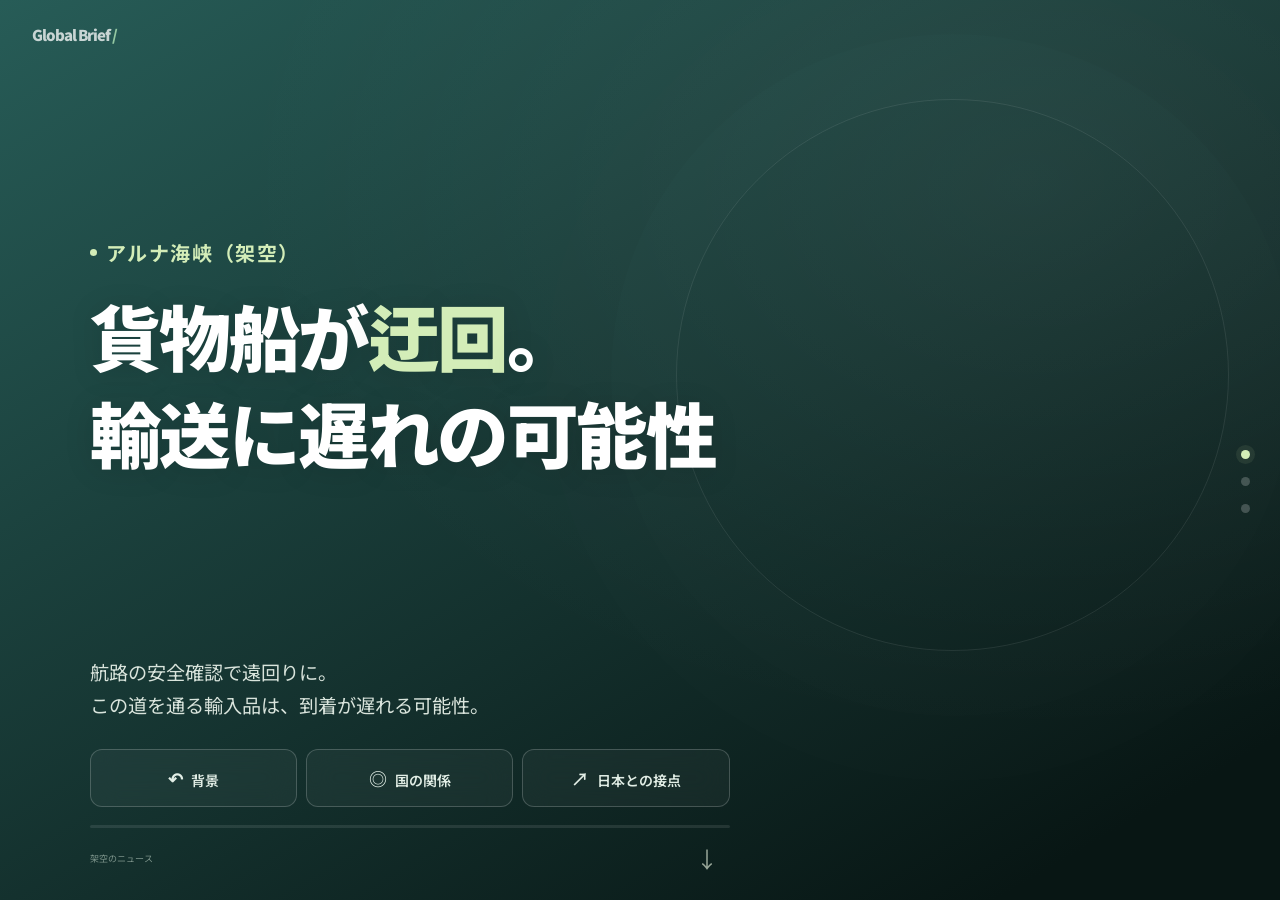
<file: templates/explore.html>
<!doctype html>
<html lang="ja">
<meta charset="utf-8"><meta name="viewport" content="width=device-width,initial-scale=1">
<title>Global Brief — 世界と、つながる。</title>
<style>
@import url('https://fonts.googleapis.com/css2?family=Noto+Sans+JP:wght@400;500;600;700;800;900&display=swap');
:root{font-family:'Noto Sans JP',sans-serif;color:#172d34;background:#edf0ed}*{box-sizing:border-box}body{margin:0}button,a{-webkit-tap-highlight-color:transparent}button{font:inherit;cursor:pointer}button:focus-visible,a:focus-visible{outline:3px solid #df683d;outline-offset:4px}.brand{position:fixed;left:5vw;top:36px;z-index:3;font-size:20px;font-weight:900;letter-spacing:-1px}.brand span{color:#e06a43}.intro{position:fixed;left:5vw;top:30%;width:235px}.intro .eyebrow{font-size:11px;letter-spacing:3px;color:#57746f}.intro h1{font-size:38px;line-height:1.6;letter-spacing:-2px}.intro p{font-size:13px;line-height:2;color:#60726e}.intro small{display:block;margin-top:36px;font-size:11px;color:#71817a}.rail{position:fixed;right:5vw;top:45%;display:grid;gap:18px}.dot{border:0;background:#c6d1ca;width:9px;height:9px;border-radius:50%;padding:0}.dot.active{background:#df683d;box-shadow:0 0 0 5px #df683d20}.feed{height:100dvh;overflow-y:auto;scroll-snap-type:y mandatory;scroll-behavior:smooth;margin-left:30%;width: min(560px,55vw);scrollbar-width:none}.feed::-webkit-scrollbar{display:none}.story{height:100dvh;scroll-snap-align:start;padding:24px 0;display:flex;align-items:center}.sheet{height:100%;max-height:900px;background:#fafbf7;border:1px solid #dbe1d7;border-radius:24px;overflow-y:auto;scrollbar-width:thin;position:relative;box-shadow:0 16px 60px #203b3020;width:100%}.hero{min-height:235px;padding:28px 30px;background:var(--bg);color:#fff;position:relative;overflow:hidden}.hero:after{content:'';position:absolute;width:250px;height:250px;border:1px solid #ffffff26;border-radius:50%;right:-70px;top:5px;box-shadow:0 0 0 35px #ffffff09,0 0 0 70px #ffffff06;pointer-events:none}.meta{display:flex;justify-content:space-between;position:relative;z-index:1;font-size:11px;letter-spacing:1px}.tag{border:1px solid #ffffff66;border-radius:30px;padding:5px 10px}.issue{opacity:.7;padding-top:5px}.hero h2{position:relative;z-index:1;font-size:29px;line-height:1.6;letter-spacing:-1px;max-width:400px;margin:24px 0 12px}.hero .sub{font-size:11px;opacity:.7;margin:0}.body{padding:22px 28px 18px}.label{font-size:10px;letter-spacing:2px;color:#678077;font-weight:700;margin:0 0 10px}.summary{font-size:14px;line-height:1.95;margin:0 0 21px}.question{font-size:16px;font-weight:800;margin:0 0 5px}.hint{font-size:11px;color:#738078;margin:0 0 14px}.tabs{display:grid;grid-template-columns:repeat(3,1fr);gap:7px}.tab{border:1px solid #dce2d6;border-radius:13px;padding:12px 4px;background:#f2f4ed;color:#53665c;font-size:11px;font-weight:600;transition:.2s}.tab span{font-size:20px;display:block;margin-bottom:6px}.tab[aria-selected=true]{background:#244e43;color:white;border-color:#244e43}.tab.seen:after{content:' ✓';color:#d27a45}.panel{margin-top:12px;border:1px solid #dde3d6;border-radius:14px;padding:17px 18px;min-height:140px;background:#fff}.panel h3{margin:0 0 9px;font-size:14px}.panel p{font-size:12px;line-height:1.95;margin:0;white-space:pre-line}.flow{margin-top:12px;display:flex;align-items:center;gap:5px;flex-wrap:wrap}.flow span{background:#eef3e8;padding:7px 9px;border-radius:7px;font-size:10px}.flow b{font-size:12px;color:#a2b49b}.bottom{display:flex;justify-content:space-between;align-items:center;margin-top:17px;font-size:10px;color:#728074}.next{border:0;background:transparent;color:#315c4c;font-size:11px;padding:9px}.progress{height:3px;background:#e5eadd;margin:14px 0 0;border-radius:5px}.progress i{display:block;background:#df784c;height:100%;width:0;transition:width .3s}.notice{position:fixed;bottom:24px;left:5vw;font-size:10px;color:#7c857b;max-width:235px;line-height:1.9}.counter{font-variant-numeric:tabular-nums}.mobile-brand{display:none}
@media(max-width:950px){.intro{width:175px}.intro h1{font-size:28px}.feed{margin-left:29%;width:62vw}.rail{right:3vw}.brand{font-size:17px;left:3vw}.intro,.notice{left:3vw}.notice{max-width:180px}}
@media(max-width:650px){body{background:#fafbf7}.brand,.intro,.rail,.notice{display:none}.feed{width:100%;margin:0}.story{padding:0}.sheet{max-height:none;border:0;border-radius:0;box-shadow:none}.hero{padding:21px 24px;min-height:245px;padding-top:18px}.mobile-brand{display:block;font-size:11px;margin:0 0 18px;letter-spacing:1px;opacity:.75}.hero h2{font-size:27px;margin-top:21px}.body{padding:20px 22px}.summary{font-size:13px}.panel{min-height:150px}.bottom{padding-bottom:env(safe-area-inset-bottom)}}
@media(prefers-reduced-motion:reduce){.feed{scroll-behavior:auto}*{transition:none!important}}

/* Full-screen feed: each story is the entire canvas. */
body{background:#091815;color:#fff;overflow:hidden}
.brand{left:32px;top:24px;font-size:19px;color:#fff}.brand span{color:#b9edbc}
.intro,.notice{display:none}.feed{width:100%;margin:0;height:100dvh}
.story{padding:0;height:100dvh;scroll-snap-stop:always}
.sheet{border:0;border-radius:0;box-shadow:none;max-height:none;height:100%;background:radial-gradient(ellipse at 80% 20%,#ffffff0e,transparent 55%),linear-gradient(150deg,var(--scene),#081614 90%);display:flex;flex-direction:column;overflow-y:auto}
.hero{background:transparent;flex:1;min-height:210px;overflow:visible;padding:90px max(7vw,24px) 18px;display:flex;flex-direction:column;justify-content:flex-end}
.hero:after{width:43vw;height:43vw;right:4vw;top:11vh;box-shadow:0 0 0 65px #ffffff03,0 0 0 130px #ffffff02;opacity:.6}
.meta{max-width:760px}.tag{background:#ffffff0a;border-color:#ffffff35}.issue{letter-spacing:2px}
.hero h2{font-size:clamp(32px,4.7vw,68px);line-height:1.35;letter-spacing:-2px;max-width:1000px;margin:20px 0 16px;text-shadow:0 3px 30px #0002}.hero .sub{font-size:10px}
.body{position:relative;z-index:1;padding:12px max(7vw,24px) max(24px,env(safe-area-inset-bottom));width:100%;max-width:1080px}
.label{color:#c5dec9;letter-spacing:2px}.summary{font-size:clamp(13px,1.2vw,16px);line-height:1.8;color:#e1eae5;margin-bottom:18px}
.question{display:none}.hint{color:#9fbab0;font-size:11px;margin-bottom:10px}.tabs{max-width:640px;gap:9px}
.tab{background:#ffffff0a;border:1px solid #ffffff32;color:#e2eee6;border-radius:12px;padding:12px 8px;font-size:12px;backdrop-filter:blur(14px)}.tab span{font-size:18px;display:inline;margin-right:8px}.tab[aria-selected=true]{background:#d3edb8;color:#183b2b;border-color:#d3edb8}.tab.seen:after{color:#db8659}
.panel{display:none;background:#102b27eb;border-color:#ffffff26;color:#eef6ee;max-width:760px;min-height:0;max-height:30dvh;overflow:auto;backdrop-filter:blur(20px);animation:reveal .2s ease-out}.panel.open{display:block}.panel h3{font-size:15px}.panel p{font-size:13px;color:#d3e1d8}.flow span{background:#ffffff12;color:#e8f1df}.flow b{color:#a7c697}
.progress{max-width:640px;background:#ffffff18;margin-top:18px}.progress i{background:#d3edb8}.bottom{max-width:640px;color:#b5c9bd;margin-top:8px}.next{color:#e4efdc}
.rail{right:30px;top:50%;z-index:3}.dot{background:#ffffff35}.dot.active{background:#d3edb8;box-shadow:0 0 0 5px #d3edb815}
.mobile-brand{display:none}
@keyframes reveal{from{opacity:0;transform:translateY(8px)}to{opacity:1;transform:translateY(0)}}
@media(max-width:650px){.brand{display:block;left:22px;top:20px;font-size:16px}.rail{display:none}.hero{padding:72px 22px 16px;min-height:220px}.hero h2{font-size:clamp(29px,8.5vw,44px);letter-spacing:-1px}.hero:after{width:70vw;height:70vw;right:-10vw;top:16vh}.body{padding:8px 22px max(18px,env(safe-area-inset-bottom))}.summary{font-size:13px;line-height:1.85}.tabs{gap:7px}.tab{font-size:10px;padding:12px 3px}.tab span{display:block;margin:0 0 5px;font-size:19px}.panel{max-height:30dvh;padding:15px}.panel p{font-size:12px}.hero .sub{font-size:9px}}
@media(max-height:700px){.hero{min-height:170px;padding-top:65px}.hero h2{font-size:clamp(26px,4vw,42px);margin:12px 0}.summary{font-size:12px;margin-bottom:10px}.panel{max-height:24dvh}.hint{margin-bottom:6px}.tab{padding:8px 4px}.progress{margin-top:10px}}
@media(prefers-reduced-motion:reduce){.panel{animation:none}}

.feed{touch-action:pan-y}.sheet{overscroll-behavior-y:contain}.panel{overscroll-behavior-y:contain}

.hero{justify-content:center;padding-top:105px;padding-bottom:30px}.hero h2{font-weight:900;font-size:clamp(36px,5.6vw,80px);line-height:1.35;margin:20px 0 0;max-width:1150px;letter-spacing:-.035em}.key{color:#d3edb8}.place{font-size:clamp(14px,1.6vw,20px);font-weight:700;letter-spacing:.08em;color:#d3edb8;display:flex;align-items:center;gap:9px}.place:before{content:'';width:7px;height:7px;background:#d3edb8;border-radius:50%}.summary{font-size:clamp(15px,1.5vw,20px);line-height:1.75;margin-bottom:26px;color:#d9e4dc}.bottom{font-size:9px;opacity:.65}.next{font-size:22px;padding:0 12px;min-width:44px;min-height:44px}.tab{font-size:14px;padding:15px 8px}.body{padding-bottom:20px}.brand{font-size:15px;opacity:.75}.panel p{font-size:14px;line-height:1.85}
@media(max-width:650px){.hero{padding:90px 24px 25px;min-height:220px}.hero h2{font-size:clamp(30px,8.5vw,48px);line-height:1.4}.place{font-size:14px}.body{padding:0 24px max(12px,env(safe-area-inset-bottom))}.summary{font-size:15px;margin-bottom:24px}.tab{font-size:12px;padding:14px 3px}.tab span{display:inline;margin-right:5px;font-size:16px}.panel p{font-size:13px}.progress{margin-top:18px}.bottom{margin-top:0}}
@media(max-height:650px){.hero{padding-top:65px;padding-bottom:15px;min-height:160px}.hero h2{font-size:clamp(26px,4.5vw,46px)}.summary{font-size:13px;margin-bottom:12px}.tab{padding:10px 4px}.panel{max-height:22dvh}}
</style>
<div class="brand">Global Brief<span> /</span></div>
<nav class="rail" aria-label="ニュースを選択"></nav>
<main class="feed" aria-label="ニュース体験の試作"></main>
<script>
const stories=[
 {color:'#275c57',tag:'物流と暮らし',place:'アルナ海峡（架空）',title:'貨物船が<span class="key">迂回</span>。<br>輸送に遅れの可能性',summary:'航路の安全確認で遠回りに。<br>この道を通る輸入品は、到着が遅れる可能性。',panels:[['航路が変わる、その手前には','これまで：船は決まった航路で荷物を運んでいた。\nきっかけ：航路上で安全確認が必要になった。\n今回：一部の船が、距離の長い別の道を選んだ。'],['同じ海でも、立場はさまざま','沿岸の国は安全と港の運営、輸出する国は商品の出荷、輸入する国は安定した供給に関わる。\n国同士の関係だけでなく、船会社の判断も重なる話題だよ。'],['「船の道」から「いつもの買い物」へ','日本に届く輸入品も、その航路を利用していれば関係する可能性がある。\nただし、すべての商品が値上がりするとは限らない。航路・在庫・迂回の長さで変わるよ。']],flow:['航路の迂回','輸送の時間・費用','商品の供給'],prompt:'どこが気になった？'},
 {color:'#354d75',tag:'資源とテクノロジー',place:'リオナ国（架空）',title:'スマホ部品の資源、<br><span class="key">輸出ルール見直し案</span>',summary:'電子機器に使う資源が対象。<br>調達や製品への影響は、まだ決まっていない。',panels:[['便利な製品を支える、長いつながり','これまで：資源の採掘、加工、部品づくりを複数の国で分担してきた。\nきっかけ：資源の安定確保が議論になった。\n今回：輸出の手続きを見直す案が提示された。'],['協力と競争は、同時にある','資源を持つ国、加工する国、製品を作る国は互いに取引している。\n貿易で協力していても、資源の管理方法では意見が異なることがある。単純な「仲がいい・悪い」では捉えきれないんだ。'],['身近な製品まで、何段階？','日本の企業がその資源を使っていれば、調達計画に関わる可能性がある。\nスマホの値段や発売日に影響するかは、代替材料や在庫次第。この案だけで値上がりは判断できないよ。']],flow:['資源','部品の調達','製品づくり'],prompt:'気になるつながりを開こう'},
 {color:'#895636',tag:'環境と食',place:'セリナ地方（架空）',title:'天候の変化で、<br>作物の<span class="key">収穫見通し下がる</span>',summary:'輸出側と買い付け側が対応を検討。<br>店頭価格への影響は、在庫や為替にもよる。',panels:[['今回だけで終わらない、作物の時間','これまで：作付けと収穫の計画に沿って取引していた。\nきっかけ：生産地域の天候が変わった。\n今回：収穫見通しを見直し、供給計画の調整が始まった。'],['輸出国と輸入国、必要なものの違い','輸出する国には自国の食料を確保する事情があり、輸入する国には安定して買い付けたい事情がある。\n他の産地との取引や、企業間の契約も供給を左右する。'],['食費とのつながりを、たどってみる','日本がその作物をその地域から輸入していれば、調達先や費用に関わり得る。\nただし、お店の価格には為替・契約・在庫なども関係する。収穫減から即値上げ、と決まるわけではないよ。']],flow:['産地の収穫','輸入・仕入れ','食卓'],prompt:'ニュースの先を、ひとつ知る'}
];
const shortPanels=[
 ['いつもの航路 → 安全確認 → 遠回りに。\nその分、輸送に時間がかかる可能性。','沿岸国は安全を確保したい。輸出入する国は荷物を安定して運びたい。\n船会社の判断も関わる。','この航路を使う輸入品なら、到着や輸送費に関わる可能性。\n値上がりするかは、在庫や迂回の長さ次第。'],
 ['国をまたいで、採掘 → 加工 → 部品づくり。\nその途中の輸出手続きが、見直しの対象に。','資源を売る国と、部品を作る国は互いに取引。\n貿易では協力しても、資源の管理では意見が分かれる。','日本企業が使う資源なら、調達計画に関わる可能性。\nスマホが高くなるかは、在庫や代替材料次第。'],
 ['作付け → 天候の変化 → 収穫見通しを下方修正。\n供給計画の調整が始まった。','輸出国は自国の食料を確保したい。輸入国は安定して買いたい。\n他の産地との取引も関わる。','日本がこの産地から輸入していれば、仕入れに関わる可能性。\n食費への影響は、為替や在庫にもよる。']
];
stories.forEach((s,i)=>s.panels.forEach((p,j)=>p[1]=shortPanels[i][j]));
const feed=document.querySelector('.feed'),rail=document.querySelector('.rail');
stories.forEach((s,i)=>{
 const article=document.createElement('article');article.className='story';article.id='story-'+i;article.style.setProperty('--scene',s.color);
 article.innerHTML=`<div class="sheet"><header class="hero" style="--bg:${s.color}"><div class="meta"><span class="place">${s.place}</span></div><h2>${s.title}</h2></header><div class="body"><p class="summary">${s.summary}</p><div class="tabs" role="tablist" aria-label="解説の切り替え">${['背景','国の関係','日本との接点'].map((x,j)=>`<button type="button" class="tab" role="tab" id="tab-${i}-${j}" aria-controls="panel-${i}" aria-selected="false" data-index="${j}"><span aria-hidden="true">${['↶','◎','↗'][j]}</span>${x}</button>`).join('')}</div><section class="panel" id="panel-${i}" role="tabpanel" aria-label="選んだ解説" aria-live="polite"></section><div class="progress" aria-hidden="true"><i></i></div><div class="bottom"><span>架空のニュース</span><button class="next" type="button" aria-label="${i<2?'次のニュース':'最初のニュース'}">${i<2?'↓':'↑'}</button></div></div></div>`;
 const seen=new Set();const tabs=[...article.querySelectorAll('.tab')];
 function select(j){seen.add(j);tabs.forEach((b,k)=>{b.setAttribute('aria-selected',String(k===j));if(seen.has(k))b.classList.add('seen')});const p=article.querySelector('.panel');p.classList.add('open');p.setAttribute('aria-labelledby',tabs[j].id);p.replaceChildren();let text=document.createElement('p');text.textContent=s.panels[j][1];p.append(text);if(j===2){const f=document.createElement('div');f.className='flow';s.flow.forEach((v,k)=>{if(k){let arrow=document.createElement('b');arrow.textContent='→';f.append(arrow)}let vspan=document.createElement('span');vspan.textContent=v;f.append(vspan)});p.append(f)}article.querySelector('.progress i').style.width=seen.size/3*100+'%'}
 tabs.forEach((b,j)=>{b.onclick=()=>select(j);b.onkeydown=e=>{if(['ArrowLeft','ArrowRight','Home','End'].includes(e.key)){e.preventDefault();let n=e.key==='Home'?0:e.key==='End'?2:(j+(e.key==='ArrowRight'?1:2))%3;tabs[n].focus();select(n)}}});
 article.querySelector('.next').onclick=()=>document.getElementById('story-'+((i+1)%3)).scrollIntoView({block:'start'});feed.append(article);
 const dot=document.createElement('button');dot.className='dot'+(i===0?' active':'');dot.setAttribute('aria-label',`ニュース${i+1}へ`);dot.onclick=()=>article.scrollIntoView({block:'start'});rail.append(dot);
});
const observer=new IntersectionObserver(entries=>entries.forEach(e=>{if(e.isIntersecting){const n=[...feed.children].indexOf(e.target);[...rail.children].forEach((d,i)=>{d.classList.toggle('active',i===n);d.setAttribute('aria-current',String(i===n))})}}),{root:feed,threshold:.6});
[...feed.children].forEach(el=>observer.observe(el));

// Consume a wheel gesture once; avoid skipping multiple stories on a trackpad.
let wheelTotal=0,wheelLast=0,navUntil=0;
function currentStory(){return Math.round(feed.scrollTop/feed.clientHeight)}
function moveStory(direction){
 const next=Math.max(0,Math.min(stories.length-1,currentStory()+direction));
 feed.scrollTo({top:next*feed.clientHeight,behavior:matchMedia('(prefers-reduced-motion: reduce)').matches?'instant':'smooth'});
 navUntil=performance.now()+650;
}
function canReadInside(target,delta){
 const box=target.closest('.panel,.sheet');
 return box && box.scrollHeight>box.clientHeight+2 && (delta>0?box.scrollTop+box.clientHeight<box.scrollHeight-2:box.scrollTop>2);
}
feed.addEventListener('wheel',e=>{
 if(e.ctrlKey||Math.abs(e.deltaX)>Math.abs(e.deltaY)||!e.deltaY)return;
 if(canReadInside(e.target,e.deltaY))return;
 e.preventDefault();const now=performance.now();const gap=now-wheelLast;wheelLast=now;
 if(now<navUntil){wheelTotal=0;return}
 if(gap<180 && wheelTotal===Infinity)return;
 if(gap>=180||Math.sign(wheelTotal)!==Math.sign(e.deltaY))wheelTotal=0;
 wheelTotal+=e.deltaY*(e.deltaMode===1?16:e.deltaMode===2?feed.clientHeight:1);
 if(Math.abs(wheelTotal)>=40){moveStory(Math.sign(wheelTotal));wheelTotal=Infinity}
},{passive:false});
let touchStart=null;
feed.addEventListener('touchstart',e=>{if(e.touches.length===1){const t=e.touches[0];touchStart={x:t.clientX,y:t.clientY,target:e.target,inside:false}}else touchStart=null},{passive:true});
feed.addEventListener('touchmove',e=>{
 if(!touchStart||e.touches.length!==1)return;
 const dy=touchStart.y-e.touches[0].clientY;
 if(canReadInside(touchStart.target,dy)){touchStart.inside=true;return}
 if(!touchStart.inside && Math.abs(dy)>8)e.preventDefault();
},{passive:false});
feed.addEventListener('touchend',e=>{
 if(!touchStart)return;const t=e.changedTouches[0],dy=touchStart.y-t.clientY,dx=touchStart.x-t.clientX;
 if(!touchStart.inside&&Math.abs(dy)>45&&Math.abs(dy)>Math.abs(dx)&&performance.now()>navUntil)moveStory(Math.sign(dy));
 touchStart=null;
},{passive:true});
feed.addEventListener('touchcancel',()=>touchStart=null,{passive:true});
</script>
</html>
</file>
